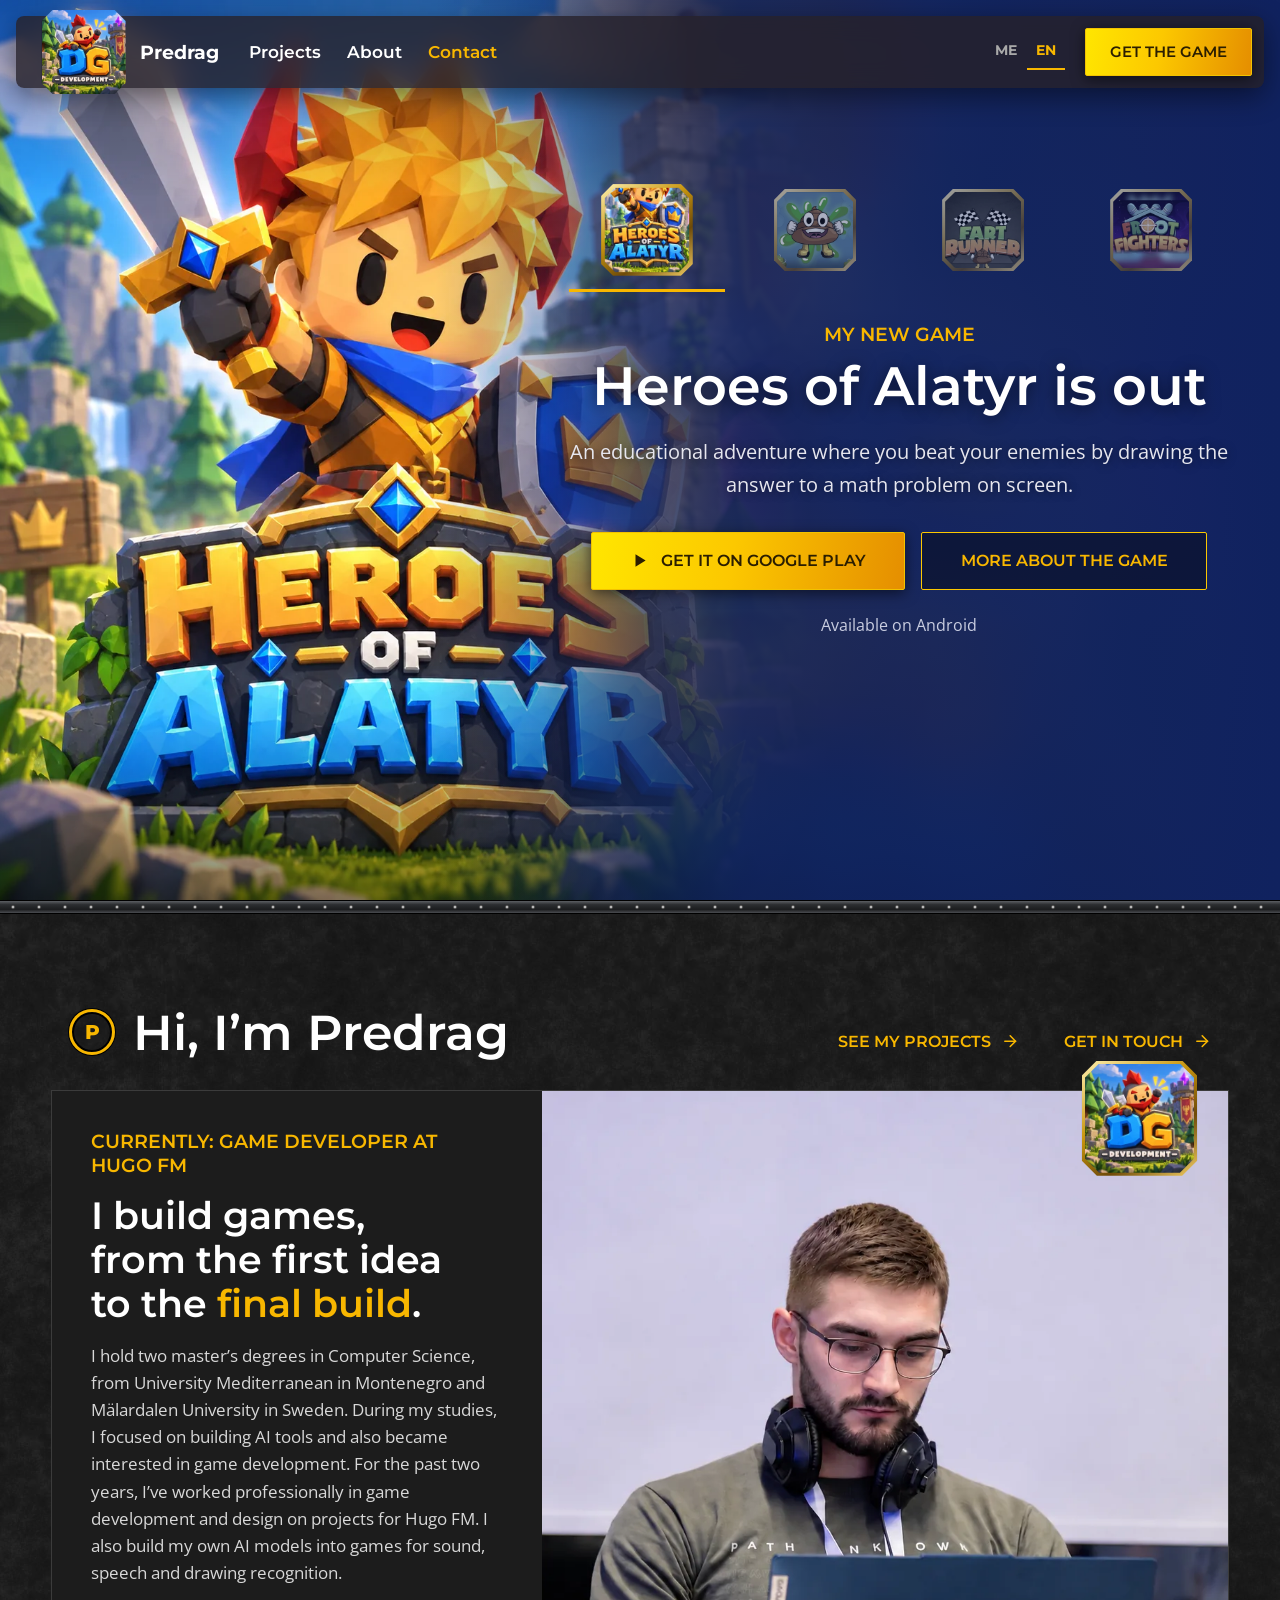
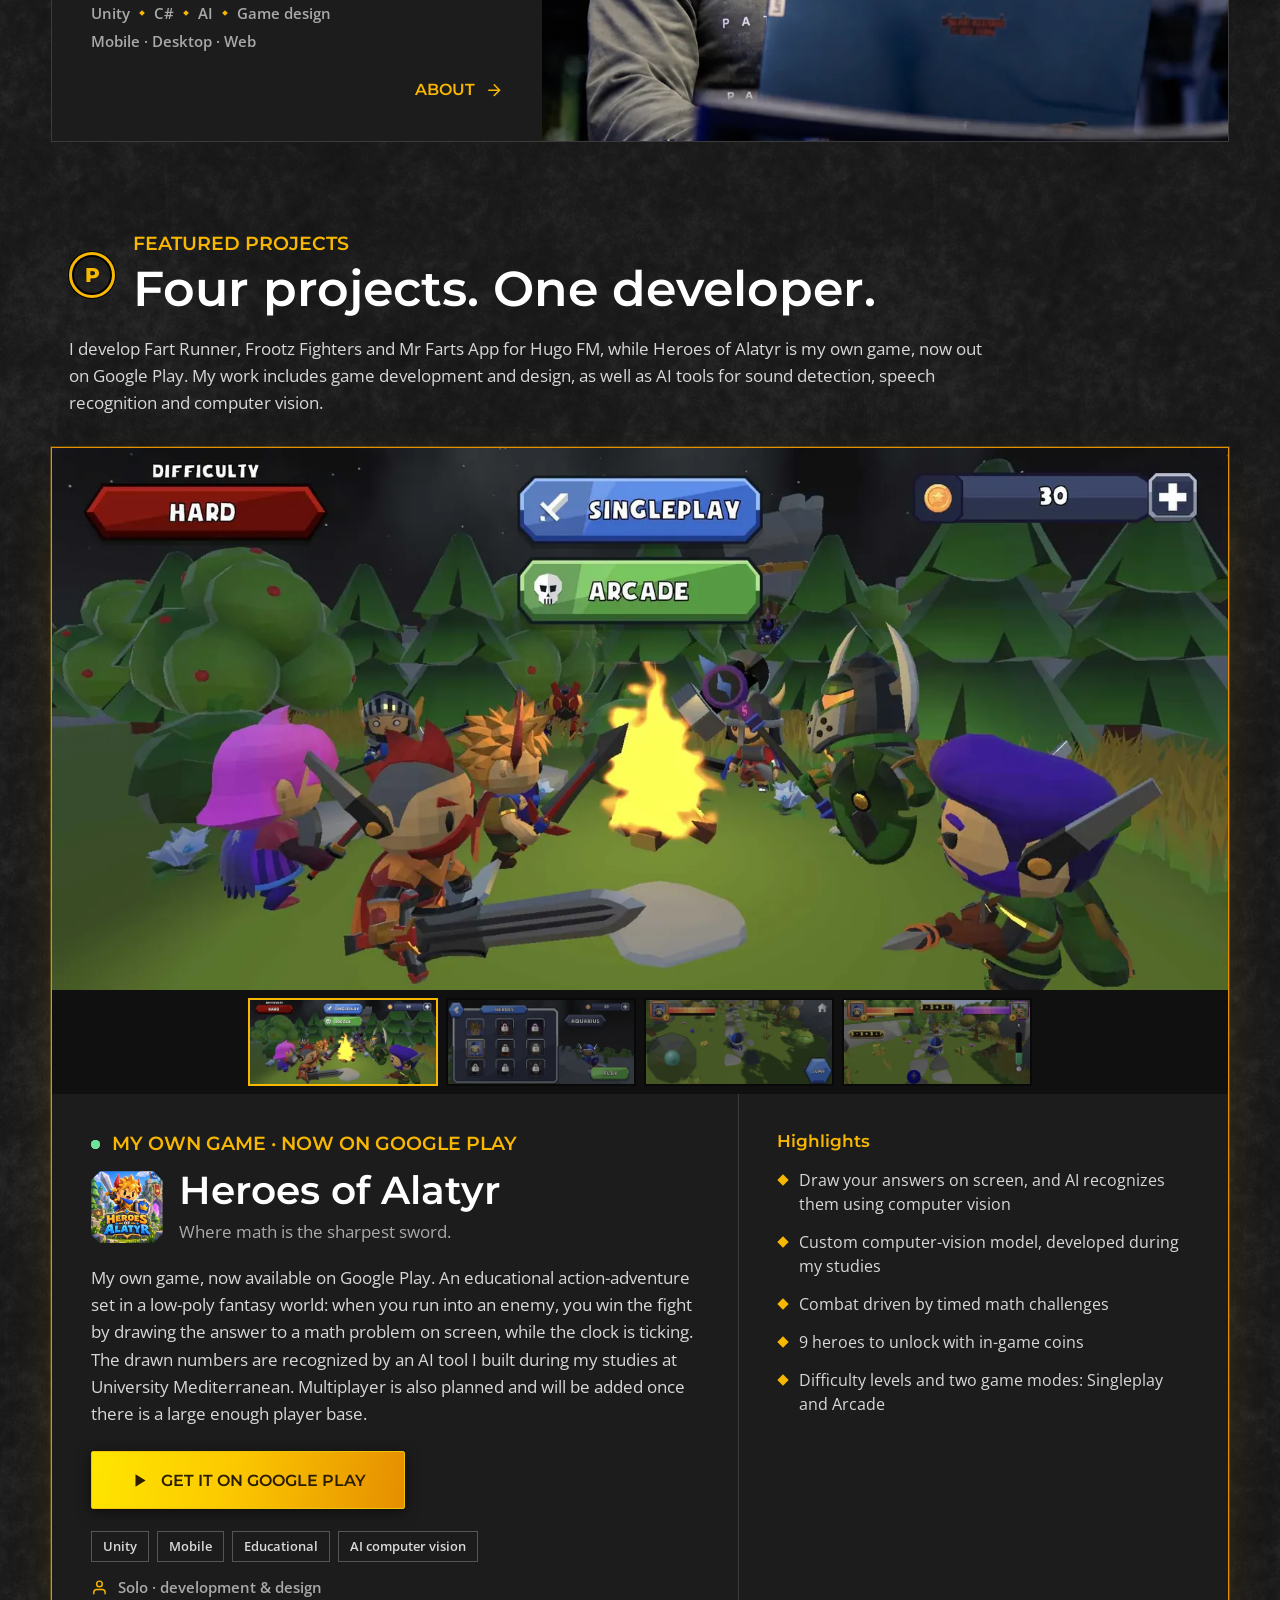
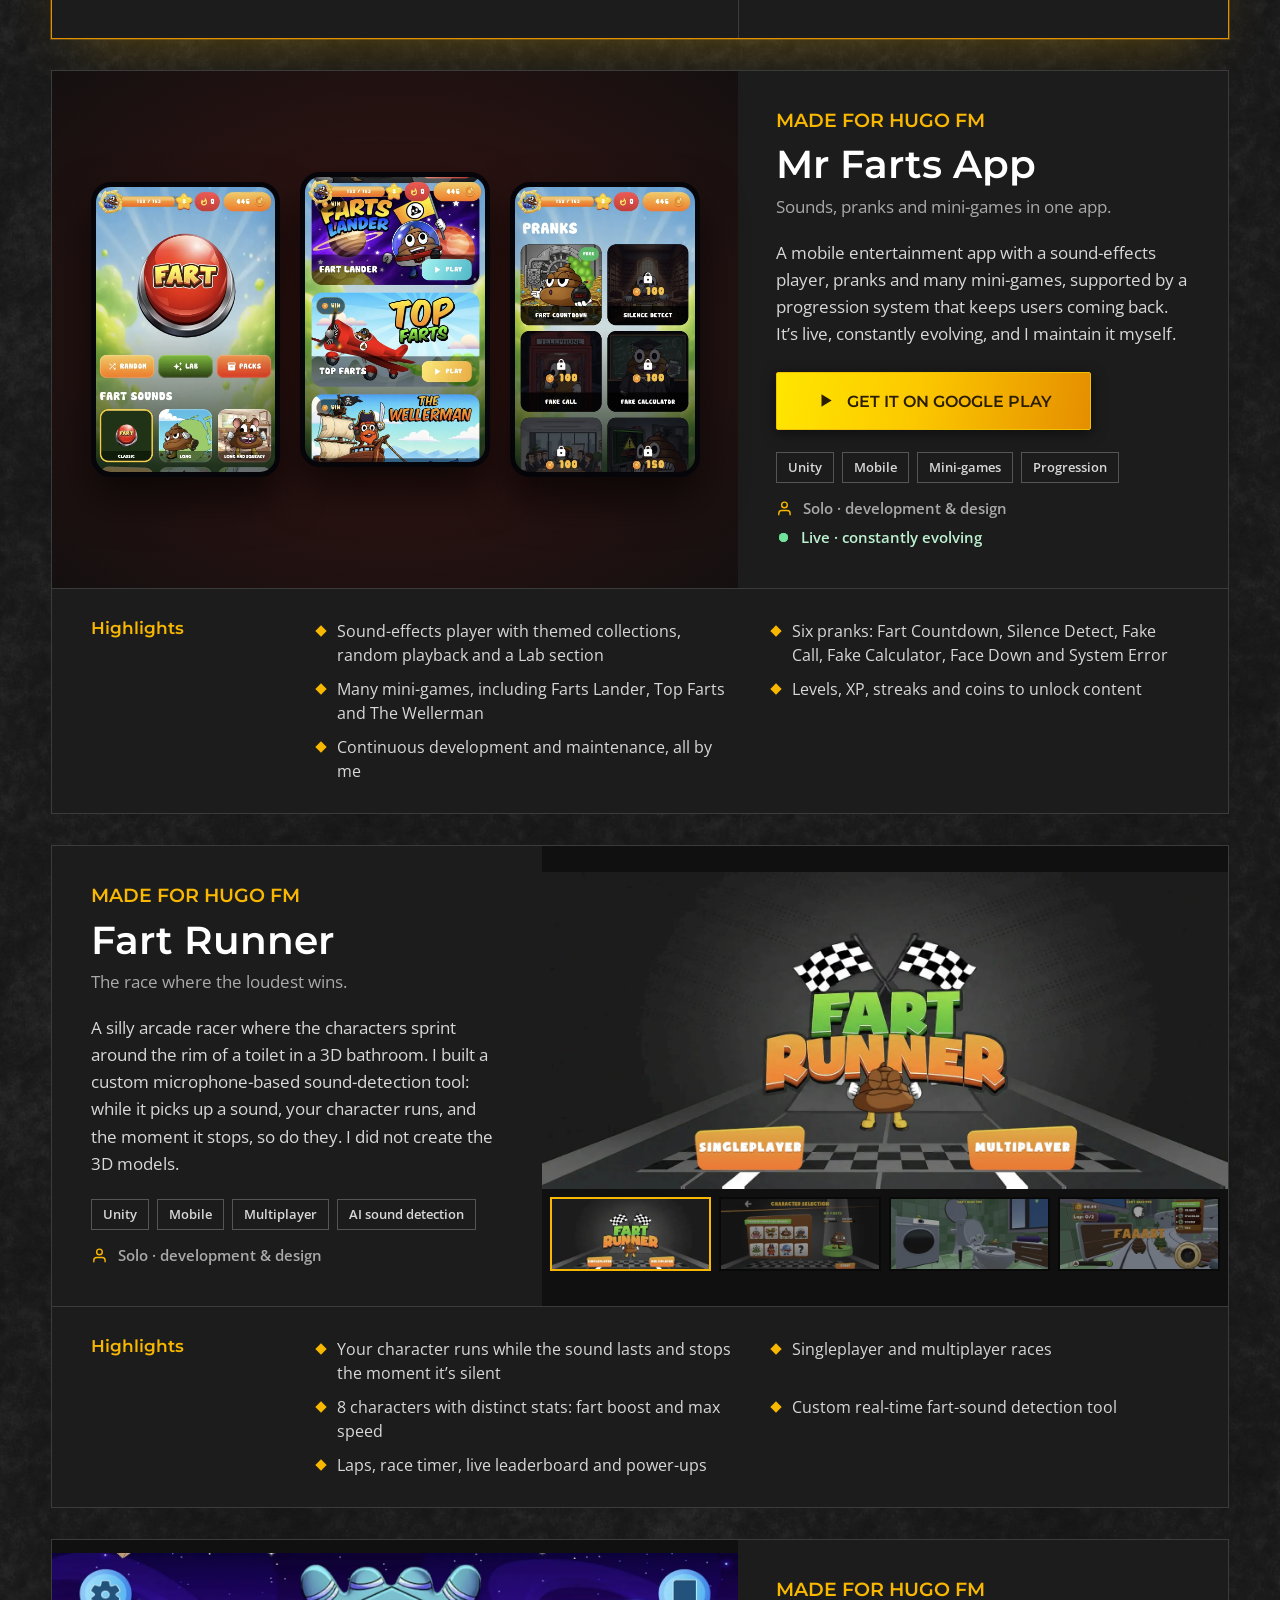
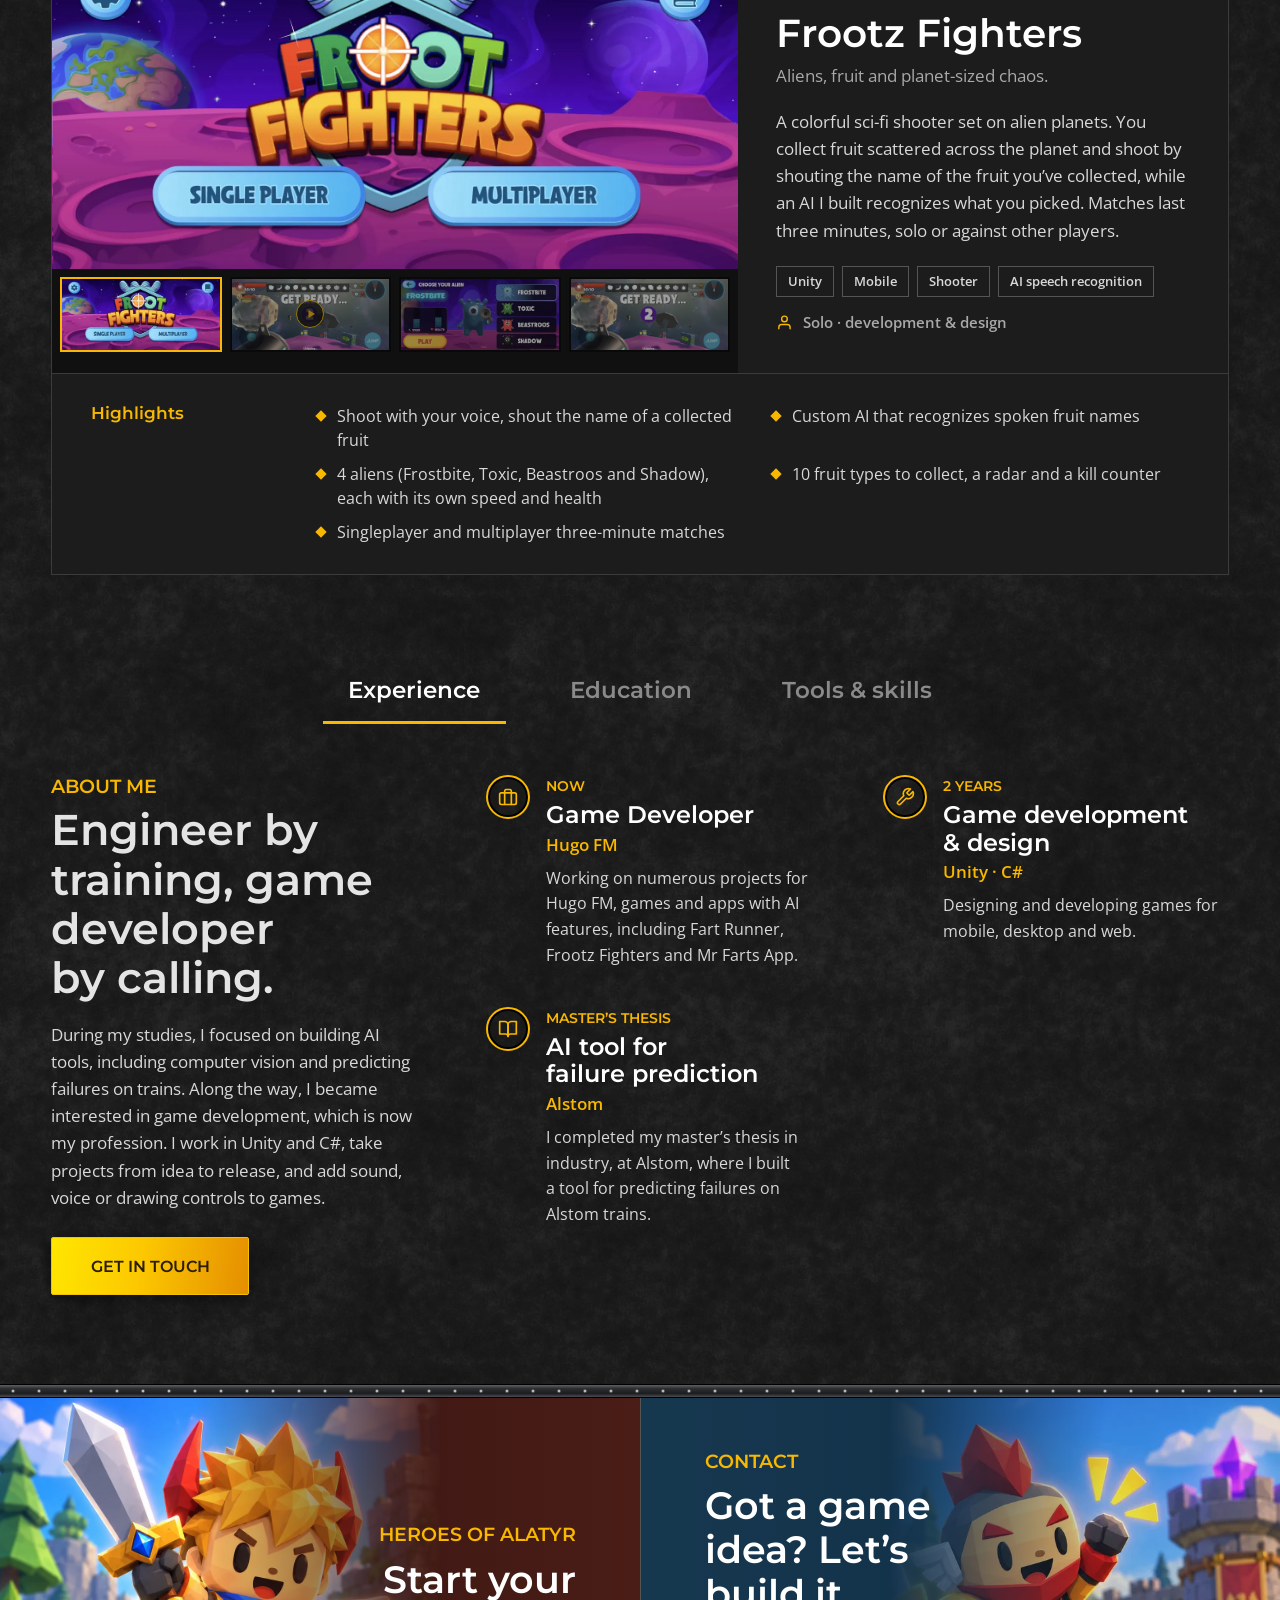
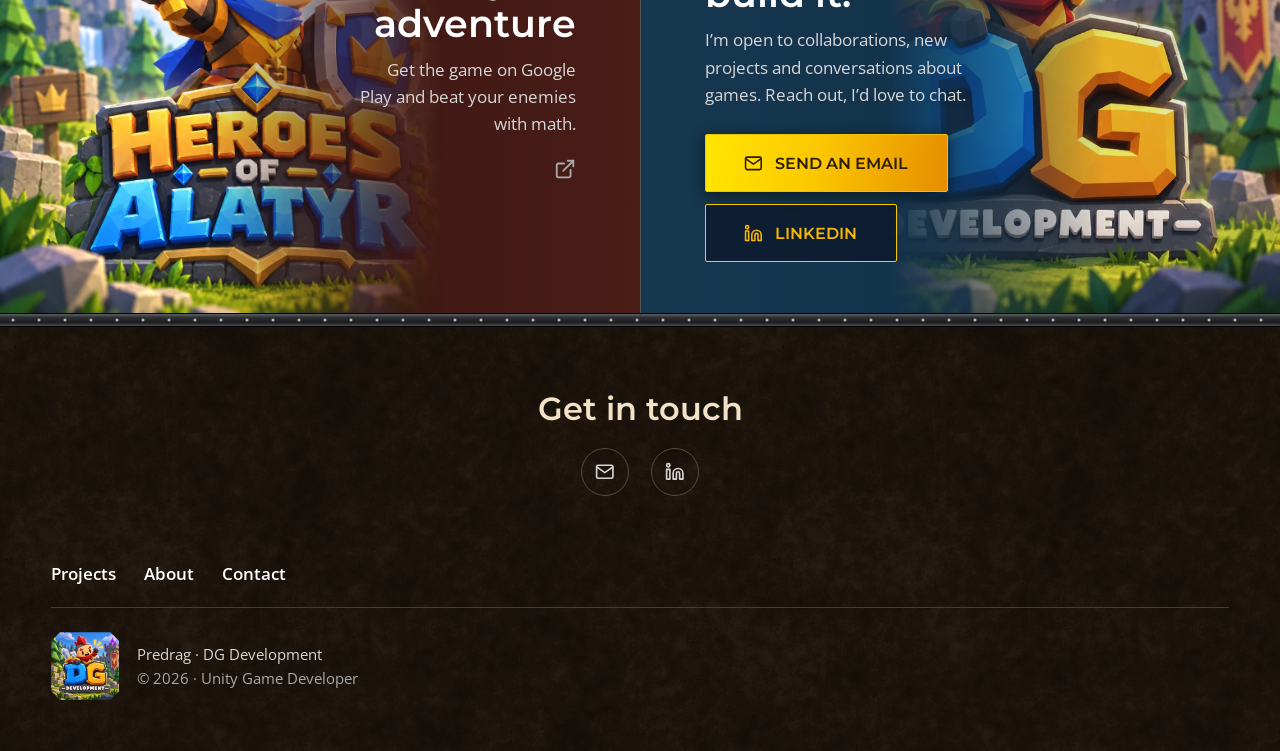
<file: index.html>
﻿<!doctype html>
<html lang="sr-Latn-ME">
<head>
  <meta charset="utf-8">
  <meta name="viewport" content="width=device-width, initial-scale=1">
  <title>Predrag, Unity Game Developer</title>
  <meta name="description" content="Predrag, Unity game developer u Hugo FM-u i autor igre Heroes of Alatyr, koja je izašla na Google Play-u. Dvije master diplome iz računarskih nauka i iskustvo u razvoju AI alata.">
  <meta name="theme-color" content="#171717">

  <meta property="og:type" content="website">
  <meta property="og:title" content="Predrag, Unity Game Developer">
  <meta property="og:description" content="Unity igre za mobilne uređaje, desktop i web, od prve ideje do gotovog builda.">
  <meta property="og:image" content="Assets/myImage2.png">

  <link rel="icon" type="image/png" href="img/favicon.png">
  <link rel="apple-touch-icon" href="img/apple-touch-icon.png">

  <link rel="preconnect" href="https://fonts.googleapis.com">
  <link rel="preconnect" href="https://fonts.gstatic.com" crossorigin>
  <link href="https://fonts.googleapis.com/css2?family=Montserrat:wght@500;600;700;800&family=Open+Sans:wght@400;500;600&display=swap" rel="stylesheet">
  <link rel="stylesheet" href="styles.css?v=20261102">
</head>
<body>
  <!-- Icon sprite -->
  <svg width="0" height="0" style="position:absolute" aria-hidden="true">
    <defs>
      <symbol id="i-arrow" viewBox="0 0 24 24" fill="none" stroke="currentColor" stroke-width="2" stroke-linecap="round" stroke-linejoin="round"><line x1="5" y1="12" x2="19" y2="12"/><polyline points="12 5 19 12 12 19"/></symbol>
      <symbol id="i-expand" viewBox="0 0 24 24" fill="none" stroke="currentColor" stroke-width="2" stroke-linecap="round" stroke-linejoin="round"><polyline points="15 3 21 3 21 9"/><polyline points="9 21 3 21 3 15"/><line x1="21" y1="3" x2="14" y2="10"/><line x1="3" y1="21" x2="10" y2="14"/></symbol>
      <symbol id="i-play" viewBox="0 0 24 24" fill="currentColor"><polygon points="7 4 20 12 7 20 7 4"/></symbol>
      <symbol id="i-x" viewBox="0 0 24 24" fill="none" stroke="currentColor" stroke-width="2" stroke-linecap="round" stroke-linejoin="round"><line x1="18" y1="6" x2="6" y2="18"/><line x1="6" y1="6" x2="18" y2="18"/></symbol>
      <symbol id="i-left" viewBox="0 0 24 24" fill="none" stroke="currentColor" stroke-width="2" stroke-linecap="round" stroke-linejoin="round"><polyline points="15 18 9 12 15 6"/></symbol>
      <symbol id="i-right" viewBox="0 0 24 24" fill="none" stroke="currentColor" stroke-width="2" stroke-linecap="round" stroke-linejoin="round"><polyline points="9 18 15 12 9 6"/></symbol>
      <symbol id="i-mail" viewBox="0 0 24 24" fill="none" stroke="currentColor" stroke-width="2" stroke-linecap="round" stroke-linejoin="round"><path d="M4 4h16c1.1 0 2 .9 2 2v12c0 1.1-.9 2-2 2H4c-1.1 0-2-.9-2-2V6c0-1.1.9-2 2-2z"/><polyline points="22,6 12,13 2,6"/></symbol>
      <symbol id="i-phone" viewBox="0 0 24 24" fill="none" stroke="currentColor" stroke-width="2" stroke-linecap="round" stroke-linejoin="round"><path d="M22 16.92v3a2 2 0 0 1-2.18 2 19.79 19.79 0 0 1-8.63-3.07 19.5 19.5 0 0 1-6-6 19.79 19.79 0 0 1-3.07-8.67A2 2 0 0 1 4.11 2h3a2 2 0 0 1 2 1.72c.127.96.361 1.903.7 2.81a2 2 0 0 1-.45 2.11L8.09 9.91a16 16 0 0 0 6 6l1.27-1.27a2 2 0 0 1 2.11-.45c.907.339 1.85.573 2.81.7A2 2 0 0 1 22 16.92z"/></symbol>
      <symbol id="i-linkedin" viewBox="0 0 24 24" fill="none" stroke="currentColor" stroke-width="2" stroke-linecap="round" stroke-linejoin="round"><path d="M16 8a6 6 0 0 1 6 6v7h-4v-7a2 2 0 0 0-2-2 2 2 0 0 0-2 2v7h-4v-7a6 6 0 0 1 6-6z"/><rect x="2" y="9" width="4" height="12"/><circle cx="4" cy="4" r="2"/></symbol>
      <symbol id="i-github" viewBox="0 0 24 24" fill="none" stroke="currentColor" stroke-width="2" stroke-linecap="round" stroke-linejoin="round"><path d="M9 19c-5 1.5-5-2.5-7-3m14 6v-3.87a3.37 3.37 0 0 0-.94-2.61c3.14-.35 6.44-1.54 6.44-7A5.44 5.44 0 0 0 20 4.77 5.07 5.07 0 0 0 19.91 1S18.73.65 16 2.48a13.38 13.38 0 0 0-7 0C6.27.65 5.09 1 5.09 1A5.07 5.07 0 0 0 5 4.77a5.44 5.44 0 0 0-1.5 3.78c0 5.42 3.3 6.61 6.44 7A3.37 3.37 0 0 0 9 18.13V22"/></symbol>
      <symbol id="i-link" viewBox="0 0 24 24" fill="none" stroke="currentColor" stroke-width="2" stroke-linecap="round" stroke-linejoin="round"><path d="M18 13v6a2 2 0 0 1-2 2H5a2 2 0 0 1-2-2V8a2 2 0 0 1 2-2h6"/><polyline points="15 3 21 3 21 9"/><line x1="10" y1="14" x2="21" y2="3"/></symbol>
      <symbol id="i-briefcase" viewBox="0 0 24 24" fill="none" stroke="currentColor" stroke-width="2" stroke-linecap="round" stroke-linejoin="round"><rect x="2" y="7" width="20" height="14" rx="2" ry="2"/><path d="M16 21V5a2 2 0 0 0-2-2h-4a2 2 0 0 0-2 2v16"/></symbol>
      <symbol id="i-book" viewBox="0 0 24 24" fill="none" stroke="currentColor" stroke-width="2" stroke-linecap="round" stroke-linejoin="round"><path d="M2 3h6a4 4 0 0 1 4 4v14a3 3 0 0 0-3-3H2z"/><path d="M22 3h-6a4 4 0 0 0-4 4v14a3 3 0 0 1 3-3h7z"/></symbol>
      <symbol id="i-tool" viewBox="0 0 24 24" fill="none" stroke="currentColor" stroke-width="2" stroke-linecap="round" stroke-linejoin="round"><path d="M14.7 6.3a1 1 0 0 0 0 1.4l1.6 1.6a1 1 0 0 0 1.4 0l3.77-3.77a6 6 0 0 1-7.94 7.94l-6.91 6.91a2.12 2.12 0 0 1-3-3l6.91-6.91a6 6 0 0 1 7.94-7.94l-3.76 3.76z"/></symbol>
      <symbol id="i-user" viewBox="0 0 24 24" fill="none" stroke="currentColor" stroke-width="2" stroke-linecap="round" stroke-linejoin="round"><path d="M20 21v-2a4 4 0 0 0-4-4H8a4 4 0 0 0-4 4v2"/><circle cx="12" cy="7" r="4"/></symbol>
    </defs>
  </svg>

  <a class="skip-link" href="#main" data-i18n="skip">Preskoči na sadržaj</a>

  <header class="nav" id="nav">
    <div class="nav-bar">
      <a class="brand" href="#top" data-i18n-aria="nav.home" aria-label="Predrag, početak">
        <img src="img/dg-logo.webp" width="256" height="256" alt="">
        <span>Predrag</span>
      </a>
      <nav class="nav-links" data-i18n-aria="nav.aria" aria-label="Glavna navigacija">
        <a href="#projekti" data-i18n="nav.projects">Projekti</a>
        <a href="#o-meni" data-i18n="nav.about">O meni</a>
        <a href="#kontakt" data-i18n="nav.contact">Kontakt</a>
      </nav>
      <div class="nav-right">
        <div class="lang" role="group" aria-label="Language">
          <button type="button" data-lang="me" aria-pressed="true">ME</button>
          <button type="button" data-lang="en" aria-pressed="false">EN</button>
        </div>
        <a class="btn btn-primary btn-sm nav-cta" href="https://play.google.com/store/apps/details?id=com.dgdev.mathgame" target="_blank" rel="noopener" data-i18n="nav.cta">Preuzmi igru</a>
      </div>
    </div>
  </header>

  <main id="main">
    <!-- ============ HERO ============ -->
    <section class="hero" id="top">
      <div class="hero-scene hero-scene--hoa is-active" data-scene="hoa">
        <img class="scene-bg" src="img/hero-hoa-bg.webp" alt="">
        <img class="scene-art scene-art--square" src="img/hero-hoa.webp" width="1254" height="1254" alt="" fetchpriority="high">
        <div class="scene-shade"></div>
      </div>
      <div class="hero-scene hero-scene--mf" data-scene="mf">
        <img class="scene-bg" src="img/hero-mf-bg.webp" alt="">
        <div class="scene-phones">
          <img src="img/mrfarts-games.webp" width="720" height="1123" alt="">
          <img src="img/mrfarts-home.webp" width="720" height="1123" alt="">
          <img src="img/mrfarts-pranks.webp" width="720" height="1123" alt="">
        </div>
        <div class="scene-shade"></div>
      </div>
      <div class="hero-scene hero-scene--fr" data-scene="fr">
        <img class="scene-bg" src="img/hero-fr-bg.webp" alt="">
        <img class="scene-art scene-art--wide" src="img/hero-fr.webp" width="1340" height="826" alt="">
        <div class="scene-shade"></div>
      </div>
      <div class="hero-scene hero-scene--ff" data-scene="ff">
        <img class="scene-bg" src="img/hero-ff-bg.webp" alt="">
        <img class="scene-art scene-art--wide" src="img/hero-ff.webp" width="1380" height="725" alt="">
        <div class="scene-shade"></div>
      </div>

      <div class="hero-content">
        <div class="hero-tabs" role="tablist" data-i18n-aria="hero.tabs" aria-label="Moje igre">
          <button class="hero-tab is-active" type="button" role="tab" id="tab-hoa" data-game="hoa" aria-controls="panel-hoa" aria-selected="true"><span class="emblem"><img src="img/emblem-hoa.webp" width="220" height="220" alt=""></span><span class="sr-only">Heroes of Alatyr</span></button>
          <button class="hero-tab" type="button" role="tab" id="tab-mf" data-game="mf" aria-controls="panel-mf" aria-selected="false" tabindex="-1"><span class="emblem"><img src="img/emblem-mf-store.webp" width="220" height="220" alt=""></span><span class="sr-only">Mr Farts App</span></button>
          <button class="hero-tab" type="button" role="tab" id="tab-fr" data-game="fr" aria-controls="panel-fr" aria-selected="false" tabindex="-1"><span class="emblem"><img src="img/emblem-fr.webp" width="220" height="220" alt=""></span><span class="sr-only">Fart Runner</span></button>
          <button class="hero-tab" type="button" role="tab" id="tab-ff" data-game="ff" aria-controls="panel-ff" aria-selected="false" tabindex="-1"><span class="emblem"><img src="img/emblem-ff.webp" width="220" height="220" alt=""></span><span class="sr-only">Frootz Fighters</span></button>
        </div>

        <div class="hero-panel" id="panel-hoa" role="tabpanel" aria-labelledby="tab-hoa" data-panel="hoa">
          <p class="eyebrow" data-i18n="hero.hoa.eyebrow">Moja nova igra</p>
          <h1 class="hero-title" data-i18n="hero.hoa.title">Heroes of Alatyr je izašla</h1>
          <p class="hero-lead" data-i18n="hero.hoa.lead">Edukativna avantura u kojoj protivnike pobjeđuješ tako što rješenje matematičkog zadatka nacrtaš na ekranu.</p>
          <div class="hero-actions">
            <a class="btn btn-primary" href="https://play.google.com/store/apps/details?id=com.dgdev.mathgame" target="_blank" rel="noopener"><svg class="icon" aria-hidden="true"><use href="#i-play"/></svg><span data-i18n="release.cta">Preuzmi na Google Play</span></a>
            <a class="btn btn-ghost" href="#heroes-of-alatyr" data-i18n="hero.more">Više o igri</a>
          </div>
          <p class="hero-avail"><span data-i18n="hero.avail">Dostupno za Android</span></p>
        </div>

        <div class="hero-panel" id="panel-mf" role="tabpanel" aria-labelledby="tab-mf" data-panel="mf" hidden>
          <p class="eyebrow" data-i18n="client.hugo">Razvijeno za Hugo FM</p>
          <h2 class="hero-title">Mr Farts App</h2>
          <p class="hero-lead" data-i18n="mf.tagline">Zvuci, šale i mini-igre u jednoj aplikaciji.</p>
          <div class="hero-actions"><a class="btn btn-primary" href="https://play.google.com/store/apps/details?id=com.mrfarts.app" target="_blank" rel="noopener"><svg class="icon" aria-hidden="true"><use href="#i-play"/></svg><span data-i18n="release.cta">Preuzmi na Google Play</span></a><a class="btn btn-ghost" href="#mr-farts" data-i18n="hero.view">Pogledaj projekat</a></div>
          <p class="hero-avail" data-i18n="client.live">Dostupna · stalno se razvija</p>
        </div>

        <div class="hero-panel" id="panel-fr" role="tabpanel" aria-labelledby="tab-fr" data-panel="fr" hidden>
          <p class="eyebrow" data-i18n="client.hugo">Razvijeno za Hugo FM</p>
          <h2 class="hero-title">Fart Runner</h2>
          <p class="hero-lead" data-i18n="fr.tagline">Trka u kojoj pobjeđuje najglasniji.</p>
          <div class="hero-actions"><a class="btn btn-primary" href="#fart-runner" data-i18n="hero.view">Pogledaj projekat</a></div>
        </div>

        <div class="hero-panel" id="panel-ff" role="tabpanel" aria-labelledby="tab-ff" data-panel="ff" hidden>
          <p class="eyebrow" data-i18n="client.hugo">Razvijeno za Hugo FM</p>
          <h2 class="hero-title">Frootz Fighters</h2>
          <p class="hero-lead" data-i18n="ff.tagline">Vanzemaljci, voće i haos na planeti.</p>
          <div class="hero-actions"><a class="btn btn-primary" href="#frootz-fighters" data-i18n="hero.view">Pogledaj projekat</a></div>
        </div>
      </div>
    </section>
    <div class="rivets" aria-hidden="true"></div>

    <div class="stone">
      <!-- ============ INTRO ============ -->
      <section class="section" id="predrag">
        <div class="container">
          <header class="section-head reveal">
            <div class="section-name">
              <span class="crest" aria-hidden="true">P</span>
              <h2 data-i18n="hero.hello">Zdravo, ja sam Predrag</h2>
            </div>
            <div class="section-links">
              <a class="link-arrow" href="#projekti"><span data-i18n="hero.cta1">Pogledaj projekte</span><svg class="icon" aria-hidden="true"><use href="#i-arrow"/></svg></a>
              <a class="link-arrow" href="#kontakt"><span data-i18n="hero.cta2">Kontakt</span><svg class="icon" aria-hidden="true"><use href="#i-arrow"/></svg></a>
            </div>
          </header>

          <div class="pane reveal">
            <div class="pane-copy">
              <p class="eyebrow" data-i18n="intro.badge">Trenutno: Game Developer u Hugo FM-u</p>
              <h3 class="pane-title" data-i18n="hero.title">Pravim igre, od ideje do <span class="hl">gotovog builda</span>.</h3>
              <p data-i18n="hero.lead">Stekao sam dvije master diplome iz računarskih nauka, na Univerzitetu Mediteran i Mälardalen University u Švedskoj. Tokom studija fokusirao sam se na razvoj AI alata, a tada sam se zainteresovao i za razvoj igara. Već dvije godine profesionalno se bavim razvojem i dizajnom igara za Hugo FM. U igre često ugrađujem sopstvene AI modele za prepoznavanje zvuka, govora i crteža.</p>
              <ul class="tech-line" data-i18n-aria="hero.tech" aria-label="Tehnologije">
                <li>Unity</li><li>C#</li><li>AI</li><li>Game design</li><li>Mobile · Desktop · Web</li>
              </ul>
              <a class="link-arrow pane-link" href="#o-meni"><span data-i18n="nav.about">O meni</span><svg class="icon" aria-hidden="true"><use href="#i-arrow"/></svg></a>
            </div>
            <div class="pane-media">
              <img class="pane-photo" src="img/predrag-conf.webp" width="1400" height="933" alt="Predrag at a tech conference" loading="lazy">
              <span class="pane-sticker emblem"><img src="img/dg-logo.webp" width="256" height="256" alt="DG Development" loading="lazy"></span>
            </div>
          </div>
        </div>
      </section>

      <!-- ============ PROJECTS ============ -->
      <section class="section section--tight" id="projekti">
        <div class="container">
          <header class="section-head section-head--stack reveal">
            <div class="section-name">
              <span class="crest" aria-hidden="true">P</span>
              <div>
                <p class="eyebrow" data-i18n="proj.eyebrow">Izdvojeni projekti</p>
                <h2 data-i18n="proj.title">Četiri projekta. Jedan developer.</h2>
              </div>
            </div>
            <p class="section-lead" data-i18n="proj.lead">Za Hugo FM razvijam Fart Runner, Frootz Fighters i Mr Farts App, a Heroes of Alatyr je moja igra, koju već možeš preuzeti na Google <span class="nowrap">Play-u</span>. Bavim se razvojem igara i dizajnom, kao i AI alatima za detekciju zvuka, prepoznavanje govora i kompjutersku viziju.</p>
          </header>

          <article class="project project--featured reveal" id="heroes-of-alatyr">
            <div class="project-main">
              <div class="project-copy">
                <p class="eyebrow eyebrow--live"><span class="pulse" aria-hidden="true"></span><span data-i18n="client.own">Moja igra · dostupna na Google <span class="nowrap">Play-u</span></span></p>
                <div class="project-name">
                  <img class="project-icon" src="img/heroes-icon.webp" width="480" height="480" alt="Heroes of Alatyr icon" loading="lazy">
                  <div>
                    <h3 class="project-title">Heroes of Alatyr</h3>
                    <p class="project-tagline" data-i18n="hoa.tagline">Matematika kao najoštriji mač.</p>
                  </div>
                </div>
                <p class="project-desc" data-i18n="hoa.desc">Moja igra, sada dostupna na Google <span class="nowrap">Play-u</span>. Edukativna akciona avantura smještena u low-poly fantasy svijetu: kad naiđeš na protivnika, borbu dobijaš tako što nacrtaš rješenje matematičkog zadatka na ekranu, dok sat otkucava. Nacrtane brojeve prepoznaje AI alat koji sam razvio tokom studija na Univerzitetu Mediteran. Multiplayer je takođe u planu, a biće dostupan kada se okupi dovoljna baza igrača.</p>
                <a class="btn btn-primary project-cta" href="https://play.google.com/store/apps/details?id=com.dgdev.mathgame" target="_blank" rel="noopener"><svg class="icon" aria-hidden="true"><use href="#i-play"/></svg><span data-i18n="release.cta">Preuzmi na Google Play</span></a>
                <ul class="tags">
                  <li>Unity</li><li>Mobile</li><li data-i18n="t.edu">Edukativna igra</li><li data-i18n="t.digits">AI kompjuterska vizija</li>
                </ul>
                <p class="project-credit"><svg class="icon" aria-hidden="true"><use href="#i-user"/></svg><span data-i18n="solo">Solo · razvoj i dizajn</span></p>
              </div>

              <div class="gallery" data-gallery>
                <div class="gallery-main">
                  <img src="img/heroes-camp.webp" width="1600" height="738" alt="Heroes of Alatyr, main menu" loading="lazy" decoding="async">
                  <button class="gallery-open" type="button" data-i18n-aria="gal.open" aria-label="Otvori u punoj veličini"><span class="zoom-hint" aria-hidden="true"><svg class="icon"><use href="#i-expand"/></svg></span></button>
                </div>
                <div class="thumbs">
                  <button class="thumb" type="button" data-src="img/heroes-camp.webp" data-alt="Heroes of Alatyr, main menu" aria-label="Heroes of Alatyr, main menu"><img src="img/heroes-camp-thumb.webp" width="400" height="185" alt="" loading="lazy"></button>
                  <button class="thumb" type="button" data-src="img/heroes-select.webp" data-alt="Heroes of Alatyr, hero selection" aria-label="Heroes of Alatyr, hero selection"><img src="img/heroes-select-thumb.webp" width="400" height="185" alt="" loading="lazy"></button>
                  <button class="thumb" type="button" data-src="img/heroes-explore.webp" data-alt="Heroes of Alatyr, exploration" aria-label="Heroes of Alatyr, exploration"><img src="img/heroes-explore-thumb.webp" width="400" height="185" alt="" loading="lazy"></button>
                  <button class="thumb" type="button" data-src="img/heroes-battle.webp" data-alt="Heroes of Alatyr, math battle" aria-label="Heroes of Alatyr, math battle"><img src="img/heroes-battle-thumb.webp" width="400" height="185" alt="" loading="lazy"></button>
                </div>
              </div>
            </div>

            <div class="project-features">
              <h4 class="features-title" data-i18n="features">Ključne mogućnosti</h4>
              <ul class="features">
                <li data-i18n="hoa.f1">Odgovore crtaš na ekranu, a AI ih prepoznaje pomoću kompjuterske vizije</li>
                <li data-i18n="hoa.f5">Sopstveni model kompjuterske vizije, razvijen tokom studija</li>
                <li data-i18n="hoa.f6">Borbe kroz matematičke zadatke na vrijeme</li>
                <li data-i18n="hoa.f2">9 heroja koji se otključavaju novčićima</li>
                <li data-i18n="hoa.f3">Nivoi težine i dva moda igre: Singleplay i Arcade</li>
              </ul>
            </div>
          </article>

          <article class="project project--phones project--flip reveal" id="mr-farts">
            <div class="project-main">
              <div class="project-copy">
                <p class="eyebrow" data-i18n="client.hugo">Razvijeno za Hugo FM</p>
                <h3 class="project-title">Mr Farts App</h3>
                <p class="project-tagline" data-i18n="mf.tagline">Zvuci, šale i mini-igre u jednoj aplikaciji.</p>
                <p class="project-desc" data-i18n="mf.desc">Mobilna zabavna aplikacija sa plejerom zvučnih efekata, šalama i brojnim mini-igrama, uz sistem progresije koji korisnike motiviše da se vraćaju. Dostupna je korisnicima, stalno je unapređujem i sam je održavam.</p>
                <a class="btn btn-primary project-cta" href="https://play.google.com/store/apps/details?id=com.mrfarts.app" target="_blank" rel="noopener"><svg class="icon" aria-hidden="true"><use href="#i-play"/></svg><span data-i18n="release.cta">Preuzmi na Google Play</span></a>
                <ul class="tags">
                  <li>Unity</li><li>Mobile</li><li data-i18n="t.minigames">Mini-igre</li><li data-i18n="t.progression">Progresija</li>
                </ul>
                <p class="project-credit"><svg class="icon" aria-hidden="true"><use href="#i-user"/></svg><span data-i18n="solo">Solo · razvoj i dizajn</span></p>
                <p class="project-credit project-credit--live"><span class="pulse" aria-hidden="true"></span><span data-i18n="client.live">Dostupna · stalno se razvija</span></p>
              </div>
              <div class="phones" data-gallery="phones">
                <button class="phone" type="button" data-src="img/mrfarts-home.webp" data-alt="Mr Farts App, home screen" aria-label="Mr Farts App, home screen"><img src="img/mrfarts-home.webp" width="720" height="1123" alt="" loading="lazy"></button>
                <button class="phone" type="button" data-src="img/mrfarts-games.webp" data-alt="Mr Farts App, mini-games" aria-label="Mr Farts App, mini-games"><img src="img/mrfarts-games.webp" width="720" height="1123" alt="" loading="lazy"></button>
                <button class="phone" type="button" data-src="img/mrfarts-pranks.webp" data-alt="Mr Farts App, pranks" aria-label="Mr Farts App, pranks"><img src="img/mrfarts-pranks.webp" width="720" height="1123" alt="" loading="lazy"></button>
              </div>
            </div>
            <div class="project-features">
              <h4 class="features-title" data-i18n="features">Ključne mogućnosti</h4>
              <ul class="features">
                <li data-i18n="mf.f1">Plejer zvučnih efekata sa tematskim kolekcijama, nasumičnim puštanjem i Lab sekcijom</li>
                <li data-i18n="mf.f2">Šest šala: Fart Countdown, Silence Detect, Fake Call, Fake Calculator, Face Down i System Error</li>
                <li data-i18n="mf.f3">Brojne mini-igre, uključujući Farts Lander, Top Farts i The Wellerman</li>
                <li data-i18n="mf.f4">Nivoi, XP, streak-ovi i novčići za otključavanje sadržaja</li>
                <li data-i18n="mf.f5">Kontinuirani razvoj i održavanje, sve radim sam</li>
              </ul>
            </div>
          </article>

          <article class="project reveal" id="fart-runner">
            <div class="project-main">
              <div class="project-copy">
                <p class="eyebrow" data-i18n="client.hugo">Razvijeno za Hugo FM</p>
                <h3 class="project-title">Fart Runner</h3>
                <p class="project-tagline" data-i18n="fr.tagline">Trka u kojoj pobjeđuje najglasniji.</p>
                <p class="project-desc" data-i18n="fr.desc">Šašava arkadna trka u kojoj se likovi utrkuju po ivici WC šolje, u 3D kupatilu. Razvio sam sopstveni alat za detekciju zvuka preko mikrofona: dok traje zvuk, tvoj lik trči, a čim utihne, zaustavlja se. 3D modele za igru nisam radio ja.</p>
                <ul class="tags">
                  <li>Unity</li><li>Mobile</li><li>Multiplayer</li><li data-i18n="t.sound">AI detekcija zvuka</li>
                </ul>
                <p class="project-credit"><svg class="icon" aria-hidden="true"><use href="#i-user"/></svg><span data-i18n="solo">Solo · razvoj i dizajn</span></p>
              </div>
              <div class="gallery" data-gallery>
                <div class="gallery-main">
                  <img src="img/fart-runner-title.webp" width="1600" height="738" alt="Fart Runner, main menu" loading="lazy" decoding="async">
                  <button class="gallery-open" type="button" data-i18n-aria="gal.open" aria-label="Otvori u punoj veličini"><span class="zoom-hint" aria-hidden="true"><svg class="icon"><use href="#i-expand"/></svg></span></button>
                </div>
                <div class="thumbs">
                  <button class="thumb" type="button" data-src="img/fart-runner-title.webp" data-alt="Fart Runner, main menu" aria-label="Fart Runner, main menu"><img src="img/fart-runner-title-thumb.webp" width="400" height="185" alt="" loading="lazy"></button>
                  <button class="thumb" type="button" data-src="img/fart-runner-select.webp" data-alt="Fart Runner, character selection" aria-label="Fart Runner, character selection"><img src="img/fart-runner-select-thumb.webp" width="400" height="185" alt="" loading="lazy"></button>
                  <button class="thumb" type="button" data-src="img/fart-runner-bathroom.webp" data-alt="Fart Runner, bathroom track" aria-label="Fart Runner, bathroom track"><img src="img/fart-runner-bathroom-thumb.webp" width="400" height="185" alt="" loading="lazy"></button>
                  <button class="thumb" type="button" data-src="img/fart-runner-race.webp" data-alt="Fart Runner, race gameplay" aria-label="Fart Runner, race gameplay"><img src="img/fart-runner-race-thumb.webp" width="400" height="185" alt="" loading="lazy"></button>
                </div>
              </div>
            </div>
            <div class="project-features">
              <h4 class="features-title" data-i18n="features">Ključne mogućnosti</h4>
              <ul class="features">
                <li data-i18n="fr.f1">Lik trči dok traje zvuk, a staje čim zvuka nema</li>
                <li data-i18n="fr.f5">Singleplayer i multiplayer trke</li>
                <li data-i18n="fr.f2">8 likova sa različitim statistikama: fart boost i maksimalna brzina</li>
                <li data-i18n="fr.f3">Sopstveni alat za detekciju fart zvukova u realnom vremenu</li>
                <li data-i18n="fr.f4">Krugovi, štoperica, tabela poretka uživo i power-up predmeti</li>
              </ul>
            </div>
          </article>

          <article class="project project--flip reveal" id="frootz-fighters">
            <div class="project-main">
              <div class="project-copy">
                <p class="eyebrow" data-i18n="client.hugo">Razvijeno za Hugo FM</p>
                <h3 class="project-title">Frootz Fighters</h3>
                <p class="project-tagline" data-i18n="ff.tagline">Vanzemaljci, voće i haos na planeti.</p>
                <p class="project-desc" data-i18n="ff.desc">Šarena sci-fi pucačina na vanzemaljskim planetama. Skupljaš voće razbacano po planeti, a pucaš tako što izvikneš ime voća koje si sakupio, dok moj AI prepoznaje šta si izabrao. Mečevi traju tri minuta, sam ili protiv drugih igrača.</p>
                <ul class="tags">
                  <li>Unity</li><li>Mobile</li><li>Shooter</li><li data-i18n="t.speech">AI prepoznavanje govora</li>
                </ul>
                <p class="project-credit"><svg class="icon" aria-hidden="true"><use href="#i-user"/></svg><span data-i18n="solo">Solo · razvoj i dizajn</span></p>
              </div>
              <div class="gallery" data-gallery>
                <div class="gallery-main">
                  <img src="img/frootz-title.webp" width="1600" height="738" alt="Frootz Fighters, main menu" loading="lazy" decoding="async">
                  <button class="gallery-open" type="button" data-i18n-aria="gal.open" aria-label="Otvori u punoj veličini"><span class="zoom-hint" aria-hidden="true"><svg class="icon"><use href="#i-expand"/></svg></span></button>
                </div>
                <div class="thumbs">
                  <button class="thumb" type="button" data-src="img/frootz-title.webp" data-alt="Frootz Fighters, main menu" aria-label="Frootz Fighters, main menu"><img src="img/frootz-title-thumb.webp" width="400" height="185" alt="" loading="lazy"></button>
                  <button class="thumb thumb--video" type="button" data-type="video" data-src="media/frootz-fighters.mp4" data-poster="img/frootz-gameplay.webp" data-alt="Frootz Fighters, gameplay video" aria-label="Frootz Fighters, gameplay video"><img src="img/frootz-gameplay-thumb.webp" width="400" height="185" alt="" loading="lazy"><span class="play-badge" aria-hidden="true"><svg class="icon"><use href="#i-play"/></svg></span></button>
                  <button class="thumb" type="button" data-src="img/frootz-select.webp" data-alt="Frootz Fighters, alien selection" aria-label="Frootz Fighters, alien selection"><img src="img/frootz-select-thumb.webp" width="400" height="185" alt="" loading="lazy"></button>
                  <button class="thumb" type="button" data-src="img/frootz-gameplay.webp" data-alt="Frootz Fighters, match countdown" aria-label="Frootz Fighters, match countdown"><img src="img/frootz-gameplay-thumb.webp" width="400" height="185" alt="" loading="lazy"></button>
                </div>
              </div>
            </div>
            <div class="project-features">
              <h4 class="features-title" data-i18n="features">Ključne mogućnosti</h4>
              <ul class="features">
                <li data-i18n="ff.f5">Pucanje glasom, izvikneš ime sakupljenog voća</li>
                <li data-i18n="ff.f6">Sopstveni AI za prepoznavanje izgovorenih naziva voća</li>
                <li data-i18n="ff.f1">4 vanzemaljca (Frostbite, Toxic, Beastroos i Shadow), svaki sa svojom brzinom i zdravljem</li>
                <li data-i18n="ff.f2">Kolekcija od 10 vrsta voća, radar i brojač eliminacija</li>
                <li data-i18n="ff.f3">Singleplayer i multiplayer mečevi od 3 minuta</li>
              </ul>
            </div>
          </article>
        </div>
      </section>

      <!-- ============ ABOUT ============ -->
      <section class="section section--tight" id="o-meni">
        <div class="container">
          <div class="tabs reveal" role="tablist" data-i18n-aria="about.eyebrow" aria-label="O meni">
            <button class="tab is-active" type="button" role="tab" id="tab-exp" data-tab="exp" aria-controls="panel-exp" aria-selected="true" data-i18n="exp.title">Iskustvo</button>
            <button class="tab" type="button" role="tab" id="tab-edu" data-tab="edu" aria-controls="panel-edu" aria-selected="false" tabindex="-1" data-i18n="edu.title">Obrazovanje</button>
            <button class="tab" type="button" role="tab" id="tab-skills" data-tab="skills" aria-controls="panel-skills" aria-selected="false" tabindex="-1" data-i18n="skills.title">Alati i vještine</button>
          </div>

          <div class="about reveal">
            <header class="about-intro">
              <p class="eyebrow" data-i18n="about.eyebrow">O meni</p>
              <h2 data-i18n="about.title">Inženjer po obrazovanju, game developer po pozivu.</h2>
              <p data-i18n="about.lead">Tokom studija fokusirao sam se na razvoj AI alata, uključujući kompjutersku viziju i predikciju kvarova na vozovima. Usput sam se zainteresovao za razvoj igara, kojim se danas profesionalno bavim. Radim u Unity-ju i C#-u, vodim projekte od ideje do objave i dodajem im upravljanje zvukom, glasom ili crtežom.</p>
              <a class="btn btn-primary" href="#kontakt" data-i18n="hero.cta2">Kontakt</a>
            </header>

            <div class="about-panels">
              <div class="about-panel" id="panel-exp" role="tabpanel" aria-labelledby="tab-exp" data-tab-panel="exp">
                <ul class="items">
                  <li class="item">
                    <span class="ring"><svg class="icon" aria-hidden="true"><use href="#i-briefcase"/></svg></span>
                    <div>
                      <p class="item-kicker" data-i18n="exp.now">Trenutno</p>
                      <h3>Game Developer</h3>
                      <p class="item-org">Hugo FM</p>
                      <p data-i18n="exp.d1">Radim na brojnim projektima za Hugo FM, igrama i aplikacijama sa AI funkcionalnostima, među kojima su Fart Runner, Frootz Fighters i Mr Farts App.</p>
                    </div>
                  </li>
                  <li class="item">
                    <span class="ring"><svg class="icon" aria-hidden="true"><use href="#i-tool"/></svg></span>
                    <div>
                      <p class="item-kicker" data-i18n="exp.yrs">2 godine</p>
                      <h3 data-i18n="exp.role2">Game development i dizajn</h3>
                      <p class="item-org">Unity · C#</p>
                      <p data-i18n="exp.d2">Dizajn i razvoj igara za mobilne uređaje, desktop i web.</p>
                    </div>
                  </li>
                  <li class="item">
                    <span class="ring"><svg class="icon" aria-hidden="true"><use href="#i-book"/></svg></span>
                    <div>
                      <p class="item-kicker" data-i18n="exp.thesis">Master teza</p>
                      <h3 data-i18n="exp.role3">AI alat za predikciju kvarova</h3>
                      <p class="item-org">Alstom</p>
                      <p data-i18n="exp.d3">Master tezu sam odradio u industriji, u firmi Alstom, gdje sam razvio alat za predikciju kvarova na Alstom vozovima.</p>
                    </div>
                  </li>
                </ul>
              </div>

              <div class="about-panel" id="panel-edu" role="tabpanel" aria-labelledby="tab-edu" data-tab-panel="edu">
                <ul class="items">
                  <li class="item">
                    <span class="ring"><svg class="icon" aria-hidden="true"><use href="#i-book"/></svg></span>
                    <div>
                      <h3 data-i18n="edu.degree">Dvije master diplome</h3>
                      <p data-i18n="edu.field">Računarske nauke · fokus na razvoj AI alata</p>
                    </div>
                  </li>
                  <li class="item">
                    <span class="ring ring--flag" role="img" aria-label="Montenegro">&#x1F1F2;&#x1F1EA;</span>
                    <div>
                      <h3 data-i18n="edu.u1">Univerzitet Mediteran</h3>
                      <p data-i18n="edu.u1loc">Podgorica, Crna Gora</p>
                    </div>
                  </li>
                  <li class="item">
                    <span class="ring ring--flag" role="img" aria-label="Sweden">&#x1F1F8;&#x1F1EA;</span>
                    <div>
                      <h3>Mälardalen University</h3>
                      <p data-i18n="edu.u2loc">Västerås, Švedska</p>
                    </div>
                  </li>
                </ul>
              </div>

              <div class="about-panel" id="panel-skills" role="tabpanel" aria-labelledby="tab-skills" data-tab-panel="skills">
                <ul class="skills">
                  <li class="skill--hot">Unity</li>
                  <li class="skill--hot">C#</li>
                  <li class="skill--hot" data-i18n="skill.design">Game dizajn</li>
                  <li class="skill--hot" data-i18n="skill.ai">AI / mašinsko učenje</li>
                  <li data-i18n="skill.gameplay">Gameplay programiranje</li>
                  <li>Game UI / UX</li>
                  <li>Multiplayer</li>
                  <li data-i18n="skill.sound">Detekcija zvuka</li>
                  <li data-i18n="skill.speech">Prepoznavanje govora</li>
                  <li data-i18n="skill.digits">Kompjuterska vizija</li>
                  <li data-i18n="skill.predict">Prediktivno održavanje</li>
                  <li data-i18n="skill.progression">Progresija i ekonomija igre</li>
                  <li>Mobile</li>
                  <li>Desktop</li>
                  <li>WebGL</li>
                </ul>
              </div>
            </div>
          </div>
        </div>
      </section>
    </div>

    <!-- ============ CALLS TO ACTION ============ -->
    <div class="rivets" aria-hidden="true"></div>
    <section class="split" id="kontakt">
      <a class="split-panel split-panel--game" href="https://play.google.com/store/apps/details?id=com.dgdev.mathgame" target="_blank" rel="noopener">
        <img class="split-art" src="img/hero-hoa.webp" width="1254" height="1254" alt="" loading="lazy">
        <div class="split-copy">
          <p class="eyebrow">Heroes of Alatyr</p>
          <h2 data-i18n="split.title">Kreni u avanturu</h2>
          <p data-i18n="split.lead">Preuzmi igru na Google <span class="nowrap">Play-u</span> i pobijedi protivnike matematikom.</p>
          <span class="split-go" aria-hidden="true"><svg class="icon"><use href="#i-link"/></svg></span>
        </div>
      </a>
      <div class="split-panel split-panel--contact">
        <img class="split-art" src="img/dg-art.webp" width="760" height="760" alt="" loading="lazy">
        <div class="split-copy">
          <p class="eyebrow" data-i18n="contact.eyebrow">Kontakt</p>
          <h2 data-i18n="contact.title">Imaš ideju za igru? Hajde da je napravimo.</h2>
          <p data-i18n="contact.lead">Otvoren sam za saradnju, nove projekte i razgovore o igrama. Javi se, rado ću popričati.</p>
          <div class="contact-links" id="contact-links"></div>
        </div>
      </div>
    </section>
    <div class="rivets" aria-hidden="true"></div>
  </main>

  <footer class="footer">
    <div class="container">
      <h2 class="footer-title" data-i18n="contact.prompt">Javi mi se</h2>
      <div class="footer-social" id="footer-social"></div>

      <div class="footer-row">
        <nav class="footer-links" data-i18n-aria="nav.aria" aria-label="Glavna navigacija">
          <a href="#projekti" data-i18n="nav.projects">Projekti</a>
          <a href="#o-meni" data-i18n="nav.about">O meni</a>
          <a href="#kontakt" data-i18n="nav.contact">Kontakt</a>
        </nav>
      </div>

      <div class="footer-bottom">
        <img src="img/dg-logo.webp" width="256" height="256" alt="DG Development" loading="lazy">
        <div>
          <p>Predrag · DG Development</p>
          <p class="muted">© <span id="year">2026</span> · Unity Game Developer</p>
        </div>
      </div>
    </div>
  </footer>

  <!-- Lightbox -->
  <dialog class="lightbox" id="lightbox" data-i18n-aria="lb.label" aria-label="Galerija">
    <button class="lb-btn lb-close" type="button" data-i18n-aria="lb.close" aria-label="Zatvori"><svg class="icon" aria-hidden="true"><use href="#i-x"/></svg></button>
    <button class="lb-btn lb-prev" type="button" data-i18n-aria="lb.prev" aria-label="Prethodna"><svg class="icon" aria-hidden="true"><use href="#i-left"/></svg></button>
    <figure class="lb-stage">
      <img alt="">
      <video controls playsinline hidden></video>
      <figcaption class="lb-caption"></figcaption>
    </figure>
    <button class="lb-btn lb-next" type="button" data-i18n-aria="lb.next" aria-label="Sljedeća"><svg class="icon" aria-hidden="true"><use href="#i-right"/></svg></button>
  </dialog>

  <script src="main.js?v=20261102"></script>
</body>
</html>
</file>
<file: styles.css>
/* ==========================================================================
   Predrag, Unity Game Developer
   Dark stone, gold accents and painted game art.
   ========================================================================== */

:root {
  --stone: #191919;
  --panel: #1c1c1c;
  --panel-2: #242424;
  --line: #3b3b3b;
  --line-2: #555;
  --text: #fff;
  --text-2: #d8d8d8;
  --muted: #a9a9a9;

  --gold: #f8b700;
  --gold-hi: #ffe600;
  --gold-mid: #fcc800;
  --gold-deep: #e58e00;
  --gold-ink: #2b1e00;
  --live: #6fe39a;

  --font-display: "Montserrat", "Segoe UI", system-ui, sans-serif;
  --font-body: "Open Sans", "Segoe UI", system-ui, -apple-system, Roboto, sans-serif;

  --container: 1320px;
  --gutter: clamp(16px, 4vw, 60px);
  --chamfer: polygon(13% 0, 87% 0, 100% 13%, 100% 87%, 87% 100%, 13% 100%, 0 87%, 0 13%);

  color-scheme: dark;
}

/* ---------- Base ---------- */
*, *::before, *::after { box-sizing: border-box; }

html {
  scroll-behavior: smooth;
  scroll-padding-top: 108px;
  -webkit-text-size-adjust: 100%;
}
html.has-modal { overflow: hidden; }

body {
  margin: 0;
  background: var(--stone);
  color: var(--text-2);
  font-family: var(--font-body);
  font-size: 1.0625rem;
  line-height: 1.6;
  -webkit-font-smoothing: antialiased;
  overflow-x: clip;
}

img, video { display: block; max-width: 100%; height: auto; }
button { font: inherit; color: inherit; background: none; border: 0; padding: 0; cursor: pointer; }
a { color: inherit; text-decoration: none; }
ul, ol { list-style: none; margin: 0; padding: 0; }
h1, h2, h3, h4 { margin: 0; font-family: var(--font-display); color: var(--text); font-weight: 600; line-height: 1.15; text-wrap: balance; }
p { margin: 0; text-wrap: pretty; }
[hidden] { display: none !important; }

:focus-visible { outline: 2px solid var(--gold-hi); outline-offset: 3px; }

.container { width: 100%; max-width: calc(var(--container) + var(--gutter) * 2); margin-inline: auto; padding-inline: var(--gutter); }
.icon { width: 1.15em; height: 1.15em; flex: none; }
.muted { color: var(--muted); }
.nowrap { white-space: nowrap; }
.sr-only { position: absolute; width: 1px; height: 1px; overflow: hidden; clip-path: inset(50%); white-space: nowrap; }

.skip-link {
  position: fixed; left: 12px; top: -80px; z-index: 100; padding: 10px 16px;
  background: var(--gold); color: var(--gold-ink); font-weight: 700; transition: top .2s;
}
.skip-link:focus { top: 12px; }

.eyebrow {
  font-family: var(--font-display); font-weight: 600; font-size: clamp(.95rem, .4vw + .85rem, 1.25rem);
  line-height: 1.3; text-transform: uppercase; color: var(--gold);
}
.eyebrow--live { display: flex; align-items: center; gap: 12px; }

.pulse { position: relative; width: 9px; height: 9px; border-radius: 50%; background: var(--live); flex: none; }
.pulse::after { content: ""; position: absolute; inset: 0; border-radius: inherit; background: var(--live); animation: pulse 2s ease-out infinite; }
@keyframes pulse { 0% { transform: scale(1); opacity: .7; } 100% { transform: scale(3); opacity: 0; } }

/* Riveted metal band between sections */
.rivets {
  height: 14px;
  border-block: 1px solid #000;
  background:
    radial-gradient(circle at 50% 50%, #b9b9b9 0 1.1px, #3a3a3a 1.7px, transparent 2.6px) 0 50% / 26px 100% repeat-x,
    linear-gradient(180deg, #5c5f63, #2c2e31 30%, #1c1d1f 70%, #4a4c50);
}

/* ---------- Buttons ---------- */
.btn {
  display: inline-flex; align-items: center; justify-content: center; gap: 12px;
  min-height: 58px; padding: 0 clamp(24px, 3vw, 42px); border-radius: 2px; border: 1px solid transparent;
  font-family: var(--font-display); font-weight: 600; font-size: 1.02rem; text-transform: uppercase; white-space: nowrap;
  transition: filter .15s, background .2s, color .2s, transform .15s;
}
.btn-primary {
  background: linear-gradient(100deg, var(--gold-hi) 0%, var(--gold-mid) 45%, var(--gold-deep) 100%);
  border-color: #f2c200;
  color: var(--gold-ink);
  box-shadow: 0 3px 14px rgba(0, 0, 0, .55);
}
.btn-primary:hover { filter: brightness(1.1); }
.btn-primary:active { transform: translateY(1px); filter: brightness(.95); }
.btn-ghost { border-color: var(--gold-mid); color: var(--gold); background: rgba(8, 12, 28, .55); }
.btn-ghost:hover { background: var(--gold-mid); color: var(--gold-ink); }
.btn-sm { min-height: 48px; padding: 0 24px; font-size: .95rem; }

.link-arrow {
  display: inline-flex; align-items: center; gap: 10px;
  font-family: var(--font-display); font-weight: 600; font-size: 1rem; text-transform: uppercase; color: var(--gold);
}
.link-arrow .icon { transition: transform .2s; }
.link-arrow:hover { color: var(--gold-hi); }
.link-arrow:hover .icon { transform: translateX(4px); }

/* ---------- Floating nav ---------- */
.nav { position: fixed; z-index: 50; top: 16px; left: 16px; right: 16px; }
.nav-bar {
  display: flex; align-items: center; gap: clamp(16px, 2.4vw, 36px);
  height: 72px; max-width: 1720px; margin-inline: auto; padding: 0 12px 0 clamp(12px, 2vw, 28px);
  border-radius: 8px;
  background: rgba(38, 34, 42, .82);
  backdrop-filter: blur(12px); -webkit-backdrop-filter: blur(12px);
  box-shadow: 0 8px 28px rgba(0, 0, 0, .45);
  transition: background .25s;
}
.nav.is-scrolled .nav-bar { background: rgba(24, 22, 26, .95); }

.brand { display: inline-flex; align-items: center; gap: 14px; font-family: var(--font-display); font-weight: 700; font-size: 1.2rem; color: var(--text); }
.brand img {
  width: 84px; height: 84px; margin-block: -6px; flex: none;
  clip-path: var(--chamfer);
  filter: drop-shadow(0 4px 8px rgba(0, 0, 0, .6));
}
.nav-links { display: flex; gap: clamp(14px, 2vw, 28px); }
.nav-links a {
  position: relative; padding: 6px 0;
  font-family: var(--font-display); font-weight: 600; font-size: 1.05rem; color: var(--text);
  transition: color .2s;
}
.nav-links a:hover { color: var(--gold); }
.nav-links a[aria-current="true"] { color: var(--gold); }
.nav-right { display: flex; align-items: center; gap: clamp(10px, 1.6vw, 20px); margin-left: auto; }

.lang { display: inline-flex; gap: 2px; }
.lang button {
  min-width: 38px; height: 36px; padding: 0 8px;
  font-family: var(--font-display); font-size: .85rem; font-weight: 700; color: var(--muted);
  border-bottom: 2px solid transparent; transition: color .2s, border-color .2s;
}
.lang button:hover { color: var(--text); }
.lang button[aria-pressed="true"] { color: var(--gold); border-bottom-color: var(--gold); }

/* ---------- Hero ---------- */
.hero {
  position: relative; isolation: isolate; overflow: hidden;
  display: flex; align-items: flex-start;
  min-height: clamp(700px, 100svh, 960px);
  padding: clamp(120px, 21vh, 210px) var(--gutter) 56px;
  background: #0d1a44;
}
.hero-scene { --tint: #10225f; position: absolute; inset: 0; z-index: -1; opacity: 0; visibility: hidden; transition: opacity .7s ease, visibility 0s linear .7s; background: var(--tint); }
.hero-scene.is-active { opacity: 1; visibility: visible; transition: opacity .7s ease; }
.hero-scene--mf { --tint: #35100f; }
.hero-scene--fr { --tint: #17150f; }
.hero-scene--ff { --tint: #260d5c; }

.scene-bg { position: absolute; inset: 0; width: 100%; height: 100%; max-width: none; object-fit: cover; transform: scale(1.08); }
.scene-art { position: absolute; max-width: none; }
.scene-art--square {
  top: 0; left: calc(-1 * clamp(0px, 4vw, 70px)); width: auto; height: 100%; aspect-ratio: 1;
  -webkit-mask-image: linear-gradient(90deg, #000 66%, transparent 98%);
          mask-image: linear-gradient(90deg, #000 66%, transparent 98%);
}
.scene-art--wide {
  top: 50%; left: -1vw; width: 58vw; height: auto; transform: translateY(-50%);
  -webkit-mask-image: linear-gradient(90deg, #000 76%, transparent 99%), linear-gradient(0deg, transparent, #000 16%, #000 84%, transparent);
          mask-image: linear-gradient(90deg, #000 76%, transparent 99%), linear-gradient(0deg, transparent, #000 16%, #000 84%, transparent);
  -webkit-mask-composite: source-in;
          mask-composite: intersect;
}
.scene-phones { position: absolute; top: 54%; left: 4vw; width: 44vw; display: grid; grid-template-columns: repeat(3, minmax(0, 1fr)); gap: 1.6vw; transform: translateY(-50%); }
.scene-phones img { width: 100%; border-radius: 18px; border: 5px solid #06060a; box-shadow: 0 26px 50px rgba(0, 0, 0, .65); }
.scene-phones img:nth-child(1) { transform: rotate(-4deg) translateY(16px); }
.scene-phones img:nth-child(2) { transform: translateY(-16px) scale(1.06); z-index: 1; }
.scene-phones img:nth-child(3) { transform: rotate(4deg) translateY(16px); }

.scene-shade {
  position: absolute; inset: 0;
  background:
    linear-gradient(90deg, transparent 34%, color-mix(in srgb, var(--tint) 86%, transparent) 58%, var(--tint) 100%),
    linear-gradient(0deg, rgba(0, 0, 0, .5), transparent 20%),
    linear-gradient(180deg, rgba(0, 0, 0, .35), transparent 22%);
}

.hero-content {
  width: min(56%, 820px); margin-left: auto;
  display: flex; flex-direction: column; align-items: center; text-align: center;
}
.hero-tabs { display: flex; justify-content: center; gap: clamp(4px, 1vw, 16px); width: 100%; margin-bottom: clamp(24px, 3.4vh, 40px); }
.hero-tab {
  flex: 0 1 164px; display: grid; place-items: center;
  padding: 0 6px clamp(12px, 2vh, 20px);
  border-bottom: 3px solid transparent;
  opacity: .62; filter: saturate(.55);
  transition: opacity .25s, filter .25s, border-color .25s;
}
.hero-tab .emblem { transition: transform .25s; }
.hero-tab:hover { opacity: 1; filter: none; }
.hero-tab.is-active { opacity: 1; filter: none; border-bottom-color: var(--gold); }
.hero-tab.is-active .emblem { transform: scale(1.12); }

.emblem {
  display: block; width: clamp(64px, 6.4vw, 96px); aspect-ratio: 1; padding: 3px;
  clip-path: var(--chamfer);
  background: linear-gradient(145deg, #fff0b0, #c8960f 40%, #6e4a08 68%, #f5cf63);
}
.emblem img { width: 100%; height: 100%; object-fit: cover; clip-path: var(--chamfer); }

.hero-panel { display: flex; flex-direction: column; align-items: center; animation: panel-in .5s ease; }
@keyframes panel-in { from { opacity: 0; transform: translateY(10px); } to { opacity: 1; transform: none; } }
html:not(.js) .hero-tabs { display: none; }

.hero-title {
  margin-top: 8px;
  font-size: clamp(2.3rem, 3.5vw + .6rem, 3.75rem); font-weight: 600;
  text-shadow: 0 2px 16px rgba(0, 0, 0, .55);
}
.hero-lead { margin-top: 18px; max-width: 42em; font-size: clamp(1.05rem, .4vw + .98rem, 1.28rem); color: #e6e6ee; text-shadow: 0 1px 8px rgba(0, 0, 0, .5); }
.hero-actions { margin-top: clamp(24px, 3.4vh, 36px); display: flex; flex-wrap: wrap; justify-content: center; gap: 16px; }
.hero-avail { margin-top: clamp(18px, 2.6vh, 28px); color: #c9cde0; font-size: 1rem; }

/* ---------- Stone sections ---------- */
.stone {
  background-color: #1b1b1b;
  background-image: url("img/texture-stone.webp");
  background-size: 768px;
  background-blend-mode: soft-light;
}
.section { padding: clamp(56px, 7vw, 96px) 0; }
.section--tight { padding-top: 0; }

.section-head { display: flex; flex-wrap: wrap; align-items: flex-end; justify-content: space-between; gap: 16px 32px; margin-bottom: clamp(20px, 2.4vw, 30px); padding-inline: clamp(0px, 1.4vw, 20px); }
.section-head--stack { display: block; }
.section-name { display: flex; align-items: center; gap: clamp(14px, 1.4vw, 20px); }
.section-name h2 { font-size: clamp(2rem, 2.6vw + 1rem, 3.25rem); }
.section-name .eyebrow { margin-bottom: 4px; }
.section-links { display: flex; flex-wrap: wrap; gap: 12px 44px; padding-bottom: 6px; }
.section-lead { margin-top: 18px; max-width: 54em; }
.crest {
  flex: none; display: grid; place-items: center; width: 46px; height: 46px; border-radius: 50%;
  border: 3px solid var(--gold); color: var(--gold);
  font-family: var(--font-display); font-weight: 800; font-size: 1.25rem; line-height: 1;
  box-shadow: inset 0 0 0 2px #000, 0 0 0 1px #000;
}

/* Intro pane */
.pane {
  display: grid; grid-template-columns: minmax(0, 5fr) minmax(0, 7fr);
  border: 1px solid var(--line); background: var(--panel);
}
.pane-copy { display: flex; flex-direction: column; align-items: flex-start; gap: 16px; padding: clamp(24px, 3vw, 42px); }
.pane-title { font-size: clamp(1.8rem, 1.6vw + 1.1rem, 2.5rem); }
.hl { color: var(--gold); }
.tech-line { display: flex; flex-wrap: wrap; row-gap: 4px; margin-left: -24px; clip-path: inset(0 0 0 24px); color: var(--muted); font-size: .92rem; font-weight: 600; }
.tech-line li { position: relative; padding-left: 24px; }
.tech-line li::before { content: ""; position: absolute; left: 10px; top: .62em; width: 4px; height: 4px; background: var(--gold); transform: rotate(45deg); }
.pane-link { margin-top: auto; align-self: flex-end; padding-top: 8px; }
.pane-media { position: relative; min-height: 340px; }
.pane-photo { position: absolute; inset: 0; width: 100%; height: 100%; object-fit: cover; object-position: 50% 28%; }
.pane-sticker { position: absolute; top: clamp(-36px, -2.4vw, -18px); right: clamp(14px, 2.4vw, 32px); width: clamp(92px, 9vw, 136px); filter: drop-shadow(0 10px 18px rgba(0, 0, 0, .7)); }

/* ---------- Projects ---------- */
.project { border: 1px solid var(--line); background: var(--panel); }
.project + .project { margin-top: clamp(20px, 2.4vw, 32px); }
.project--featured {
  display: grid; grid-template-columns: minmax(0, 7fr) minmax(0, 5fr);
  border-color: var(--gold-deep);
  box-shadow: 0 0 0 1px rgba(248, 183, 0, .25), 0 24px 60px -30px rgba(248, 183, 0, .4);
}
.project--featured .project-main { display: contents; }
.project--featured .gallery { grid-column: 1 / -1; order: -1; }
.project--featured .thumbs { grid-template-columns: repeat(4, minmax(0, 190px)); justify-content: center; }
.project--featured .project-features { display: block; border-top: 0; border-left: 1px solid var(--line); padding: clamp(24px, 3vw, 42px); }
.project--featured .features-title { margin-bottom: 16px; }
.project--featured .features { grid-template-columns: 1fr; gap: 14px; }

.project-main { display: grid; grid-template-columns: minmax(0, 5fr) minmax(0, 7fr); }
.project--flip .project-main { grid-template-columns: minmax(0, 7fr) minmax(0, 5fr); }
.project--flip .project-copy { order: 2; }

.project-copy { display: flex; flex-direction: column; align-items: flex-start; padding: clamp(24px, 3vw, 42px); }
.project-name { display: flex; align-items: center; gap: 16px; margin-top: 12px; }
.project-icon { width: 72px; height: 72px; flex: none; clip-path: var(--chamfer); }
.project-title { margin-top: 10px; font-size: clamp(1.85rem, 1.4vw + 1.3rem, 2.6rem); }
.project-name .project-title { margin-top: 0; }
.project-tagline { margin-top: 6px; color: var(--muted); font-size: 1.05rem; }
.project-desc { margin-top: 18px; }
.project-cta { margin-top: 24px; }

.tags { display: flex; flex-wrap: wrap; gap: 8px; margin-top: 22px; }
.tags li { padding: 4px 11px; border: 1px solid var(--line-2); font-size: .82rem; font-weight: 600; color: var(--text-2); }
.project-credit { display: flex; align-items: center; gap: 10px; margin-top: 14px; color: var(--muted); font-size: .92rem; font-weight: 600; }
.project-credit .icon { color: var(--gold); }
.project-credit--live { margin-top: 6px; color: #bdf2d1; }
.project-credit--live .pulse { margin-inline: 3px; }

/* Gallery */
.gallery { display: flex; flex-direction: column; justify-content: center; min-width: 0; background: #101010; }
.gallery-main { position: relative; flex: none; aspect-ratio: 2340 / 1080; overflow: hidden; background: #050505; }
.gallery-main img,
.gallery-main video { position: absolute; inset: 0; width: 100%; height: 100%; object-fit: cover; transition: opacity .25s ease; }
.gallery-main img.is-loading { opacity: .35; }
.gallery-open { position: absolute; inset: 0; cursor: zoom-in; }
html:not(.js) .gallery-open { display: none; }
.zoom-hint {
  position: absolute; top: 14px; right: 14px; display: grid; place-items: center; width: 42px; height: 42px;
  background: rgba(10, 10, 10, .75); border: 1px solid var(--gold); color: var(--gold);
  opacity: 0; transition: opacity .2s;
}
.gallery-open:hover .zoom-hint,
.gallery-open:focus-visible .zoom-hint { opacity: 1; }
@media (hover: none) { .zoom-hint { opacity: .85; } }

.thumbs { flex: none; display: grid; grid-template-columns: repeat(4, minmax(0, 1fr)); gap: 8px; padding: 8px; }
.thumb { position: relative; aspect-ratio: 2340 / 1080; overflow: hidden; background: #050505; border: 2px solid transparent; opacity: .6; transition: opacity .2s, border-color .2s; }
.thumb img { width: 100%; height: 100%; object-fit: cover; }
.thumb:hover { opacity: 1; }
.thumb.is-active { opacity: 1; border-color: var(--gold); }
.play-badge { position: absolute; inset: 0; margin: auto; width: 28px; height: 28px; border-radius: 50%; display: grid; place-items: center; background: rgba(10, 10, 10, .75); border: 1px solid var(--gold); color: var(--gold); }
.play-badge .icon { width: 12px; height: 12px; margin-left: 2px; }

/* Phones */
.phones { display: grid; grid-template-columns: repeat(3, minmax(0, 1fr)); gap: clamp(10px, 1.6vw, 22px); align-content: center; padding: clamp(28px, 3vw, 44px) clamp(20px, 3vw, 48px); background: radial-gradient(70% 70% at 50% 50%, #3a1512, #151010); }
.phone { aspect-ratio: 720 / 1123; overflow: hidden; cursor: zoom-in; border: 5px solid #06060a; border-radius: clamp(12px, 1.6vw, 20px); background: #06060a; box-shadow: 0 22px 44px rgba(0, 0, 0, .65); transition: transform .3s ease; }
.phone img { width: 100%; height: 100%; object-fit: cover; object-position: top; }
.phone:nth-child(2) { transform: translateY(-10px); }
.phone:hover { transform: translateY(-14px); }

/* Features */
.project-features { display: grid; grid-template-columns: 200px minmax(0, 1fr); gap: 14px 24px; padding: clamp(20px, 2.4vw, 30px) clamp(24px, 3vw, 42px); border-top: 1px solid var(--line); }
.features-title { font-size: 1.05rem; font-weight: 600; color: var(--gold); }
.features { display: grid; grid-template-columns: repeat(2, minmax(0, 1fr)); gap: 10px 36px; }
.features li { position: relative; padding-left: 22px; font-size: 1rem; line-height: 1.5; }
.features li::before { content: ""; position: absolute; left: 2px; top: .52em; width: 8px; height: 8px; background: var(--gold); transform: rotate(45deg); }

/* ---------- About ---------- */
.tabs { display: flex; flex-wrap: wrap; justify-content: center; gap: 4px clamp(14px, 3vw, 40px); margin-bottom: clamp(32px, 4vw, 56px); }
.tab {
  padding: 8px clamp(10px, 2vw, 32px) 12px; border-bottom: 3px solid transparent;
  font-family: var(--font-display); font-weight: 600; font-size: clamp(1.05rem, .6vw + .95rem, 1.5rem); color: #8a8a8a;
  transition: color .2s, border-color .2s;
}
.tab:hover { color: var(--text); }
.tab.is-active { color: var(--text); border-bottom-color: var(--gold); }
html:not(.js) .tabs { display: none; }

.about { display: grid; grid-template-columns: minmax(0, 4fr) minmax(0, 8fr); gap: clamp(32px, 5vw, 72px); align-items: start; }
.about-intro { display: flex; flex-direction: column; align-items: flex-start; }
.about-intro h2 { margin-top: 6px; font-size: clamp(2rem, 1.6vw + 1.4rem, 3rem); color: #e4e4e4; }
.about-intro > p:not(.eyebrow) { margin-top: 18px; }
.about-intro .btn { margin-top: 26px; }

.items { display: grid; grid-template-columns: repeat(2, minmax(0, 1fr)); gap: clamp(28px, 3vw, 44px) clamp(28px, 4vw, 56px); }
.item { display: grid; grid-template-columns: 44px minmax(0, 1fr); gap: 0 16px; }
.item h3 { font-size: clamp(1.25rem, .5vw + 1.1rem, 1.55rem); }
.item-kicker { margin-bottom: 4px; font-family: var(--font-display); font-weight: 600; font-size: .86rem; text-transform: uppercase; color: var(--gold); }
.item-org { margin-top: 2px; margin-bottom: 8px; font-weight: 600; color: var(--gold); }
.item h3 + p:not(.item-org) { margin-top: 8px; }
.item p:not(.item-kicker):not(.item-org) { font-size: 1rem; }
.ring {
  display: grid; place-items: center; width: 44px; height: 44px; border-radius: 50%;
  border: 2px solid var(--gold); color: var(--gold);
  box-shadow: inset 0 0 0 2px #000;
}
.ring .icon { width: 20px; height: 20px; }
.ring--flag { font-family: var(--font-display), "Segoe UI Emoji", "Apple Color Emoji", "Noto Color Emoji", sans-serif; font-size: .85rem; font-weight: 700; }

.skills { display: flex; flex-wrap: wrap; gap: 10px; }
.skills li { padding: 8px 15px; border: 1px solid var(--line-2); background: rgba(0, 0, 0, .25); font-weight: 600; font-size: .95rem; color: var(--text-2); }
.skills .skill--hot { border-color: var(--gold); color: var(--gold); }

/* ---------- Split calls to action ---------- */
.split { display: grid; grid-template-columns: repeat(2, minmax(0, 1fr)); }
.split-panel { position: relative; isolation: isolate; overflow: hidden; display: flex; flex-direction: column; justify-content: center; min-height: 400px; padding: clamp(36px, 4vw, 60px) clamp(20px, 5vw, 72px); }
.split-panel + .split-panel { border-left: 1px solid #555; }
.split-art { position: absolute; z-index: -1; bottom: 0; height: 100%; width: auto; max-width: none; aspect-ratio: 1; }
.split-copy { display: flex; flex-direction: column; gap: 10px; }
.split-copy h2 { font-size: clamp(1.8rem, 1.5vw + 1.2rem, 2.6rem); }
.split-panel--game { align-items: flex-end; text-align: right; background: linear-gradient(90deg, #30110d, #4a1d17); transition: filter .25s; }
.split-panel--game:hover { filter: brightness(1.14); }
.split-panel--game .split-art { left: 0; -webkit-mask-image: linear-gradient(90deg, #000 38%, transparent 86%); mask-image: linear-gradient(90deg, #000 38%, transparent 86%); }
.split-panel--game .split-copy { max-width: 46%; align-items: flex-end; }
.split-go { margin-top: 10px; color: var(--muted); font-size: 1.2rem; }
.split-panel--contact { background: linear-gradient(270deg, #0f2b45, #16384f); }
.split-panel--contact .split-art { right: 0; opacity: .9; -webkit-mask-image: linear-gradient(270deg, #000 34%, transparent 76%); mask-image: linear-gradient(270deg, #000 34%, transparent 76%); }
.split-panel--contact .split-copy { max-width: 58%; align-items: flex-start; }
.contact-links { display: flex; flex-wrap: wrap; gap: 12px; margin-top: 16px; }
.contact-links:empty { display: none; }

/* ---------- Footer ---------- */
.footer {
  padding: clamp(44px, 5vw, 64px) 0 clamp(36px, 4vw, 52px);
  background-color: #1a120b;
  background-image: url("img/texture-stone.webp");
  background-size: 768px;
  background-blend-mode: soft-light;
}
.footer-title { text-align: center; font-size: clamp(1.6rem, 1vw + 1.2rem, 2.1rem); color: #f3e3c6; }
.footer-social { display: flex; justify-content: center; gap: 22px; margin-top: 20px; }
.footer-social a { display: grid; place-items: center; width: 48px; height: 48px; border-radius: 50%; color: #d6d6d6; border: 1px solid #5a4a38; transition: color .2s, border-color .2s; }
.footer-social a:hover { color: var(--gold); border-color: var(--gold); }
.footer-row { margin-top: clamp(36px, 5vw, 64px); padding-bottom: 20px; border-bottom: 1px solid #4a3c2c; }
.footer-links { display: flex; flex-wrap: wrap; gap: 8px 28px; font-weight: 600; color: var(--text); }
.footer-links a:hover { color: var(--gold); }
.footer-bottom { display: flex; align-items: center; gap: 18px; margin-top: 24px; font-size: .94rem; }
.footer-bottom img { width: 68px; height: 68px; flex: none; clip-path: var(--chamfer); }

/* ---------- Lightbox ---------- */
.lightbox { width: 100%; height: 100%; max-width: none; max-height: none; margin: 0; padding: 0; border: 0; background: rgba(4, 4, 4, .95); color: var(--text); }
.lightbox[open] { display: grid; grid-template-columns: auto minmax(0, 1fr) auto; align-items: center; animation: lb-in .22s ease; }
.lightbox::backdrop { background: rgba(0, 0, 0, .6); }
@keyframes lb-in { from { opacity: 0; } to { opacity: 1; } }
.lb-stage { grid-column: 2; margin: 0; height: 100%; min-width: 0; display: flex; flex-direction: column; align-items: center; justify-content: center; gap: 14px; padding: 64px 0 24px; }
.lb-stage img,
.lb-stage video { max-width: 100%; max-height: calc(100dvh - 140px); width: auto; height: auto; object-fit: contain; border: 1px solid var(--line); touch-action: pan-y; user-select: none; -webkit-user-drag: none; }
.lb-caption { padding-inline: 16px; color: var(--muted); font-size: .9rem; text-align: center; }
.lb-btn { display: grid; place-items: center; width: 48px; height: 48px; border: 1px solid var(--gold); color: var(--gold); background: rgba(0, 0, 0, .5); transition: background .2s, color .2s; }
.lb-btn:hover { background: var(--gold); color: var(--gold-ink); }
.lb-btn .icon { width: 22px; height: 22px; }
.lb-prev { grid-column: 1; margin-left: clamp(8px, 2vw, 24px); }
.lb-next { grid-column: 3; margin-right: clamp(8px, 2vw, 24px); }
.lb-close { position: absolute; top: 14px; right: 14px; z-index: 2; }

/* ---------- Reveal ---------- */
html.js .reveal { opacity: 0; transform: translateY(22px); transition: opacity .6s ease, transform .6s ease; }
html.js .reveal.is-visible { opacity: 1; transform: none; }

/* ---------- Responsive ---------- */
@media (max-width: 1200px) {
  .scene-art--square { left: -90px; }
}

@media (max-width: 1100px) {
  .nav-bar { height: 64px; }
  .brand img { width: 72px; height: 72px; }
  .project-features { grid-template-columns: 1fr; }
  .about { grid-template-columns: 1fr; }
}

@media (max-width: 900px) {
  /* Hero stacks: art on top, copy below */
  .hero { --art: min(100vw, 620px); display: block; min-height: 0; padding: calc(var(--art) * .95) 16px 44px; }
  .hero-content { width: 100%; margin: 0; }
  .scene-art--square { top: 0; left: 50%; width: var(--art); height: auto; transform: translateX(-50%); -webkit-mask-image: linear-gradient(180deg, #000 86%, transparent 100%); mask-image: linear-gradient(180deg, #000 86%, transparent 100%); }
  .scene-art--wide { top: 84px; left: 50%; width: min(112vw, 700px); transform: translateX(-50%); }
  .scene-phones { top: 84px; left: 50%; width: min(86vw, 520px); gap: 8px; transform: translateX(-50%); }
  .scene-phones img { border-width: 3px; border-radius: 12px; }
  .scene-shade { background: linear-gradient(180deg, rgba(0, 0, 0, .3), transparent calc(var(--art) * .3), transparent calc(var(--art) * .72), var(--tint) calc(var(--art) * 1.02)); }
  .hero-tab { flex: 1 1 0; padding-inline: 2px; }

  .pane, .project-main, .project--flip .project-main, .project--featured { grid-template-columns: 1fr; }
  .project--flip .project-copy { order: 0; }
  .project-main > .gallery, .project-main > .phones { order: -1; }
  .project--featured .project-features { border-left: 0; border-top: 1px solid var(--line); }
  .pane-media { order: -1; min-height: 0; aspect-ratio: 3 / 2; }
  .pane-sticker { top: auto; bottom: -22px; }
  .items { grid-template-columns: 1fr; }
  .split { grid-template-columns: 1fr; }
  .split-panel + .split-panel { border-left: 0; border-top: 1px solid #555; }
  .split-panel { min-height: 340px; }
}

@media (max-width: 720px) {
  .nav { top: 8px; left: 8px; right: 8px; }
  .nav-links { display: none; }
  .brand img { width: 62px; height: 62px; }
  .features { grid-template-columns: 1fr; }
  .section-links { gap: 10px 28px; }
}

@media (max-width: 520px) {
  .nav-cta { display: none; }
  .hero-actions, .hero-actions .btn, .project-cta { width: 100%; }
  .contact-links, .contact-links .btn { width: 100%; }
  .split-panel--game .split-art { left: -96px; }
  .split-panel--game .split-copy { max-width: 56%; }
  .split-panel--contact .split-copy { max-width: 100%; }
  .split-panel--contact .split-art { opacity: .16; }
  .lightbox[open] { grid-template-columns: 1fr; }
  .lb-stage { grid-column: 1; grid-row: 1; padding: 64px 12px 92px; }
  .lb-prev, .lb-next { position: absolute; bottom: 22px; margin: 0; }
  .lb-prev { left: calc(50% - 60px); }
  .lb-next { right: calc(50% - 60px); }
}

@media (prefers-reduced-motion: reduce) {
  html { scroll-behavior: auto; }
  *, *::before, *::after { animation: none !important; transition: none !important; }
  html.js .reveal { opacity: 1; transform: none; }
}
</file>
